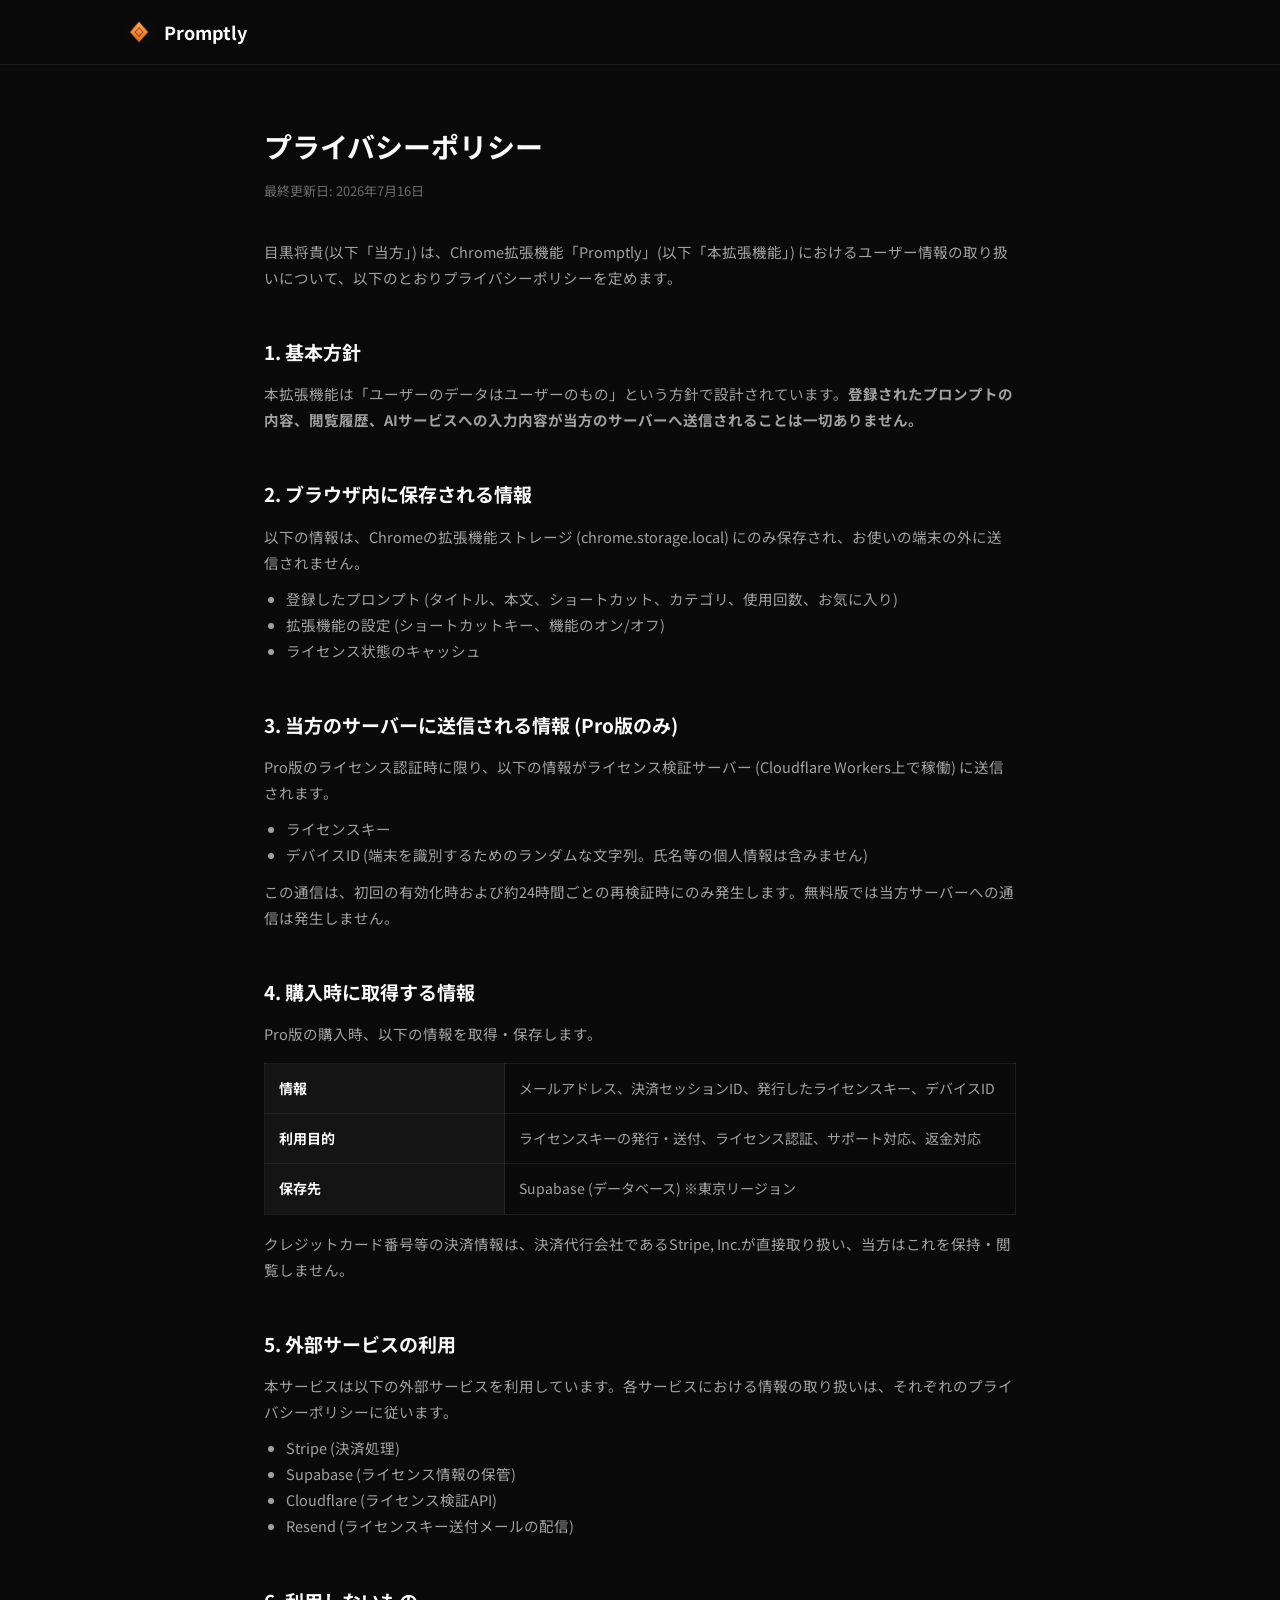
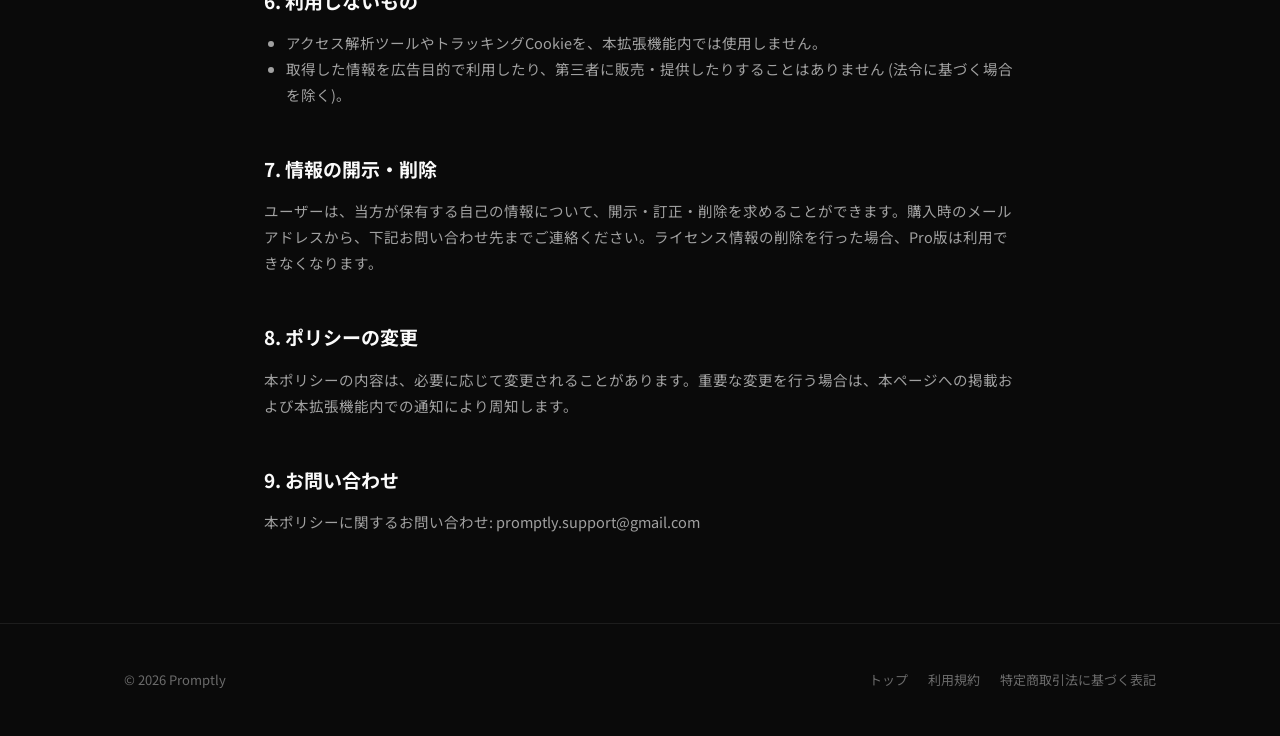
<file: legal/privacy.html>
<!DOCTYPE html>
<html lang="ja">
<head>
<meta charset="UTF-8">
<meta name="viewport" content="width=device-width, initial-scale=1">
<title>プライバシーポリシー | Promptly</title>
<meta name="robots" content="noindex">
<link rel="icon" type="image/png" sizes="32x32" href="../assets/icon-32.png">
<link href="https://fonts.googleapis.com/css2?family=Noto+Sans+JP:wght@400;500;700&display=swap" rel="stylesheet">
<link rel="stylesheet" href="../style.css">
</head>
<body>
<header class="site">
  <div class="container inner">
    <a class="brand" href="../index.html"><img src="../assets/icon-128.png" alt="Promptly">Promptly</a>
  </div>
</header>

<main class="legal">
<h1>プライバシーポリシー</h1>
<p class="updated">最終更新日: 2026年7月16日</p>

<p>目黒将貴(以下「当方」) は、Chrome拡張機能「Promptly」(以下「本拡張機能」) におけるユーザー情報の取り扱いについて、以下のとおりプライバシーポリシーを定めます。</p>

<h2>1. 基本方針</h2>
<p>本拡張機能は「ユーザーのデータはユーザーのもの」という方針で設計されています。<strong>登録されたプロンプトの内容、閲覧履歴、AIサービスへの入力内容が当方のサーバーへ送信されることは一切ありません。</strong></p>

<h2>2. ブラウザ内に保存される情報</h2>
<p>以下の情報は、Chromeの拡張機能ストレージ (chrome.storage.local) にのみ保存され、お使いの端末の外に送信されません。</p>
<ul>
  <li>登録したプロンプト (タイトル、本文、ショートカット、カテゴリ、使用回数、お気に入り)</li>
  <li>拡張機能の設定 (ショートカットキー、機能のオン/オフ)</li>
  <li>ライセンス状態のキャッシュ</li>
</ul>

<h2>3. 当方のサーバーに送信される情報 (Pro版のみ)</h2>
<p>Pro版のライセンス認証時に限り、以下の情報がライセンス検証サーバー (Cloudflare Workers上で稼働) に送信されます。</p>
<ul>
  <li>ライセンスキー</li>
  <li>デバイスID (端末を識別するためのランダムな文字列。氏名等の個人情報は含みません)</li>
</ul>
<p>この通信は、初回の有効化時および約24時間ごとの再検証時にのみ発生します。無料版では当方サーバーへの通信は発生しません。</p>

<h2>4. 購入時に取得する情報</h2>
<p>Pro版の購入時、以下の情報を取得・保存します。</p>
<table>
  <tr><th>情報</th><td>メールアドレス、決済セッションID、発行したライセンスキー、デバイスID</td></tr>
  <tr><th>利用目的</th><td>ライセンスキーの発行・送付、ライセンス認証、サポート対応、返金対応</td></tr>
  <tr><th>保存先</th><td>Supabase (データベース) ※東京リージョン</td></tr>
</table>
<p>クレジットカード番号等の決済情報は、決済代行会社であるStripe, Inc.が直接取り扱い、当方はこれを保持・閲覧しません。</p>

<h2>5. 外部サービスの利用</h2>
<p>本サービスは以下の外部サービスを利用しています。各サービスにおける情報の取り扱いは、それぞれのプライバシーポリシーに従います。</p>
<ul>
  <li>Stripe (決済処理)</li>
  <li>Supabase (ライセンス情報の保管)</li>
  <li>Cloudflare (ライセンス検証API)</li>
  <li>Resend (ライセンスキー送付メールの配信)</li>
</ul>

<h2>6. 利用しないもの</h2>
<ul>
  <li>アクセス解析ツールやトラッキングCookieを、本拡張機能内では使用しません。</li>
  <li>取得した情報を広告目的で利用したり、第三者に販売・提供したりすることはありません (法令に基づく場合を除く)。</li>
</ul>

<h2>7. 情報の開示・削除</h2>
<p>ユーザーは、当方が保有する自己の情報について、開示・訂正・削除を求めることができます。購入時のメールアドレスから、下記お問い合わせ先までご連絡ください。ライセンス情報の削除を行った場合、Pro版は利用できなくなります。</p>

<h2>8. ポリシーの変更</h2>
<p>本ポリシーの内容は、必要に応じて変更されることがあります。重要な変更を行う場合は、本ページへの掲載および本拡張機能内での通知により周知します。</p>

<h2>9. お問い合わせ</h2>
<p>本ポリシーに関するお問い合わせ: promptly.support@gmail.com</p>
</main>

<footer class="site">
  <div class="container cols">
    <div>&copy; 2026 Promptly</div>
    <div class="links">
      <a href="../index.html">トップ</a>
      <a href="./terms.html">利用規約</a>
      <a href="./tokushoho.html">特定商取引法に基づく表記</a>
    </div>
  </div>
</footer>
</body>
</html>
</file>
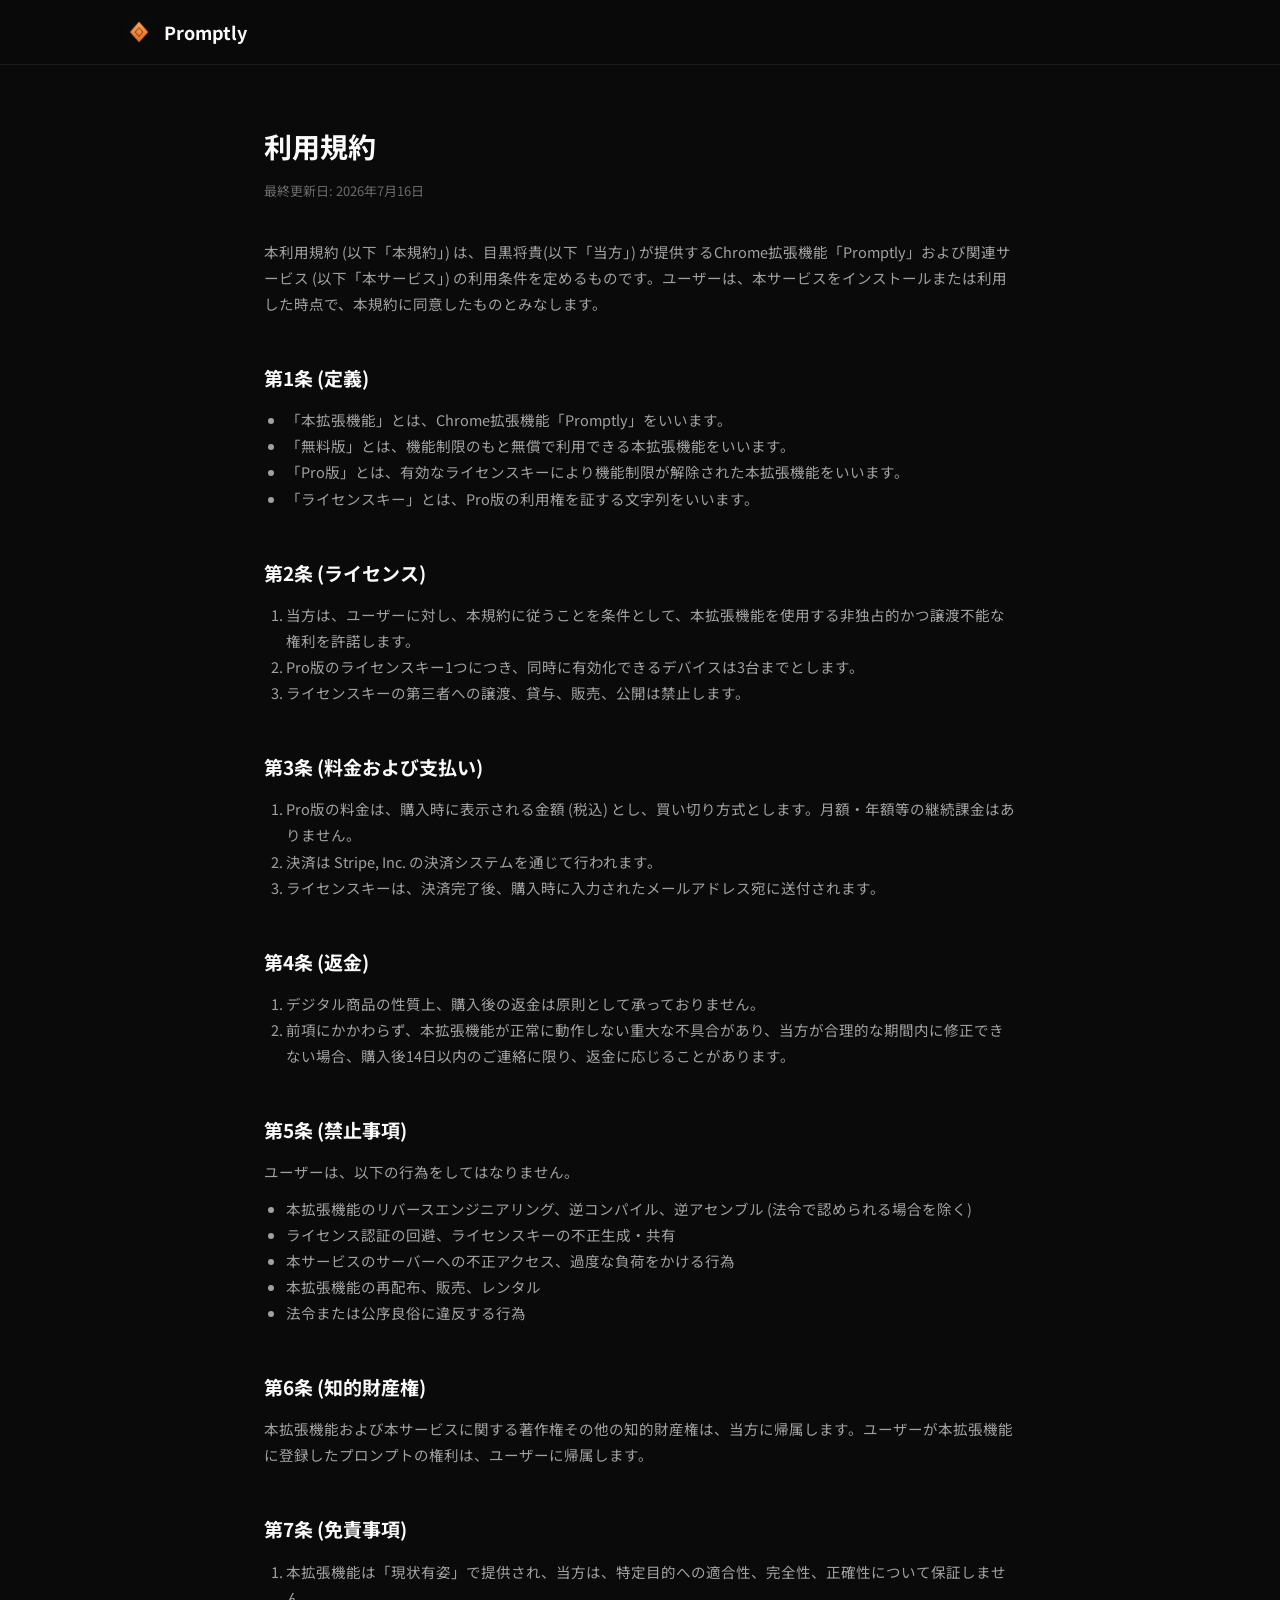
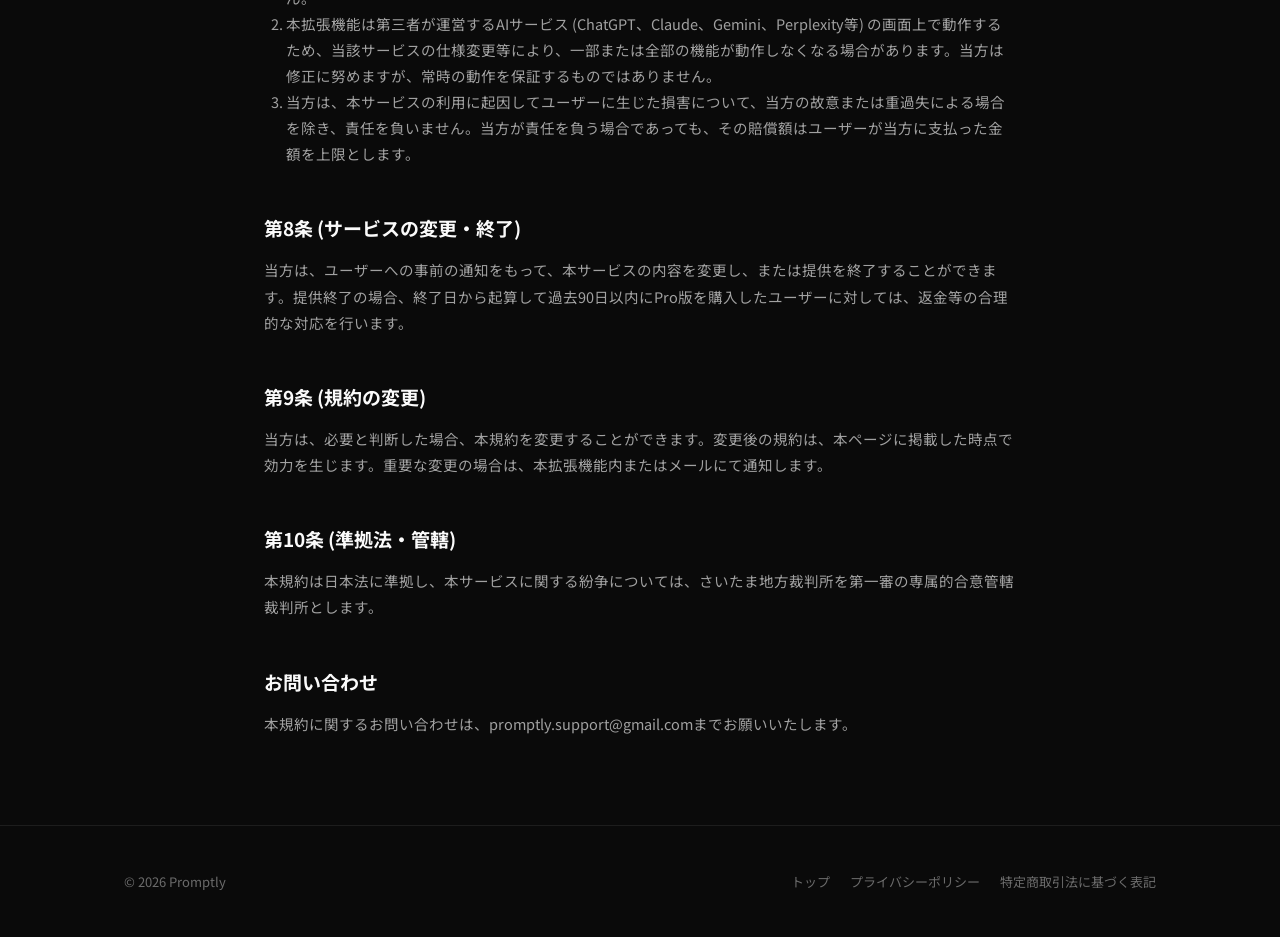
<file: legal/terms.html>
<!DOCTYPE html>
<html lang="ja">
<head>
<meta charset="UTF-8">
<meta name="viewport" content="width=device-width, initial-scale=1">
<title>利用規約 | Promptly</title>
<meta name="robots" content="noindex">
<link rel="icon" type="image/png" sizes="32x32" href="../assets/icon-32.png">
<link href="https://fonts.googleapis.com/css2?family=Noto+Sans+JP:wght@400;500;700&display=swap" rel="stylesheet">
<link rel="stylesheet" href="../style.css">
</head>
<body>
<header class="site">
  <div class="container inner">
    <a class="brand" href="../index.html"><img src="../assets/icon-128.png" alt="Promptly">Promptly</a>
  </div>
</header>

<main class="legal">
<h1>利用規約</h1>
<p class="updated">最終更新日: 2026年7月16日</p>

<p>本利用規約 (以下「本規約」) は、目黒将貴(以下「当方」) が提供するChrome拡張機能「Promptly」および関連サービス (以下「本サービス」) の利用条件を定めるものです。ユーザーは、本サービスをインストールまたは利用した時点で、本規約に同意したものとみなします。</p>

<h2>第1条 (定義)</h2>
<ul>
  <li>「本拡張機能」とは、Chrome拡張機能「Promptly」をいいます。</li>
  <li>「無料版」とは、機能制限のもと無償で利用できる本拡張機能をいいます。</li>
  <li>「Pro版」とは、有効なライセンスキーにより機能制限が解除された本拡張機能をいいます。</li>
  <li>「ライセンスキー」とは、Pro版の利用権を証する文字列をいいます。</li>
</ul>

<h2>第2条 (ライセンス)</h2>
<ol>
  <li>当方は、ユーザーに対し、本規約に従うことを条件として、本拡張機能を使用する非独占的かつ譲渡不能な権利を許諾します。</li>
  <li>Pro版のライセンスキー1つにつき、同時に有効化できるデバイスは3台までとします。</li>
  <li>ライセンスキーの第三者への譲渡、貸与、販売、公開は禁止します。</li>
</ol>

<h2>第3条 (料金および支払い)</h2>
<ol>
  <li>Pro版の料金は、購入時に表示される金額 (税込) とし、買い切り方式とします。月額・年額等の継続課金はありません。</li>
  <li>決済は Stripe, Inc. の決済システムを通じて行われます。</li>
  <li>ライセンスキーは、決済完了後、購入時に入力されたメールアドレス宛に送付されます。</li>
</ol>

<h2>第4条 (返金)</h2>
<ol>
  <li>デジタル商品の性質上、購入後の返金は原則として承っておりません。</li>
  <li>前項にかかわらず、本拡張機能が正常に動作しない重大な不具合があり、当方が合理的な期間内に修正できない場合、購入後14日以内のご連絡に限り、返金に応じることがあります。</li>
</ol>

<h2>第5条 (禁止事項)</h2>
<p>ユーザーは、以下の行為をしてはなりません。</p>
<ul>
  <li>本拡張機能のリバースエンジニアリング、逆コンパイル、逆アセンブル (法令で認められる場合を除く)</li>
  <li>ライセンス認証の回避、ライセンスキーの不正生成・共有</li>
  <li>本サービスのサーバーへの不正アクセス、過度な負荷をかける行為</li>
  <li>本拡張機能の再配布、販売、レンタル</li>
  <li>法令または公序良俗に違反する行為</li>
</ul>

<h2>第6条 (知的財産権)</h2>
<p>本拡張機能および本サービスに関する著作権その他の知的財産権は、当方に帰属します。ユーザーが本拡張機能に登録したプロンプトの権利は、ユーザーに帰属します。</p>

<h2>第7条 (免責事項)</h2>
<ol>
  <li>本拡張機能は「現状有姿」で提供され、当方は、特定目的への適合性、完全性、正確性について保証しません。</li>
  <li>本拡張機能は第三者が運営するAIサービス (ChatGPT、Claude、Gemini、Perplexity等) の画面上で動作するため、当該サービスの仕様変更等により、一部または全部の機能が動作しなくなる場合があります。当方は修正に努めますが、常時の動作を保証するものではありません。</li>
  <li>当方は、本サービスの利用に起因してユーザーに生じた損害について、当方の故意または重過失による場合を除き、責任を負いません。当方が責任を負う場合であっても、その賠償額はユーザーが当方に支払った金額を上限とします。</li>
</ol>

<h2>第8条 (サービスの変更・終了)</h2>
<p>当方は、ユーザーへの事前の通知をもって、本サービスの内容を変更し、または提供を終了することができます。提供終了の場合、終了日から起算して過去90日以内にPro版を購入したユーザーに対しては、返金等の合理的な対応を行います。</p>

<h2>第9条 (規約の変更)</h2>
<p>当方は、必要と判断した場合、本規約を変更することができます。変更後の規約は、本ページに掲載した時点で効力を生じます。重要な変更の場合は、本拡張機能内またはメールにて通知します。</p>

<h2>第10条 (準拠法・管轄)</h2>
<p>本規約は日本法に準拠し、本サービスに関する紛争については、さいたま地方裁判所を第一審の専属的合意管轄裁判所とします。</p>

<h2>お問い合わせ</h2>
<p>本規約に関するお問い合わせは、promptly.support@gmail.comまでお願いいたします。</p>
</main>

<footer class="site">
  <div class="container cols">
    <div>&copy; 2026 Promptly</div>
    <div class="links">
      <a href="../index.html">トップ</a>
      <a href="./privacy.html">プライバシーポリシー</a>
      <a href="./tokushoho.html">特定商取引法に基づく表記</a>
    </div>
  </div>
</footer>
</body>
</html>
</file>
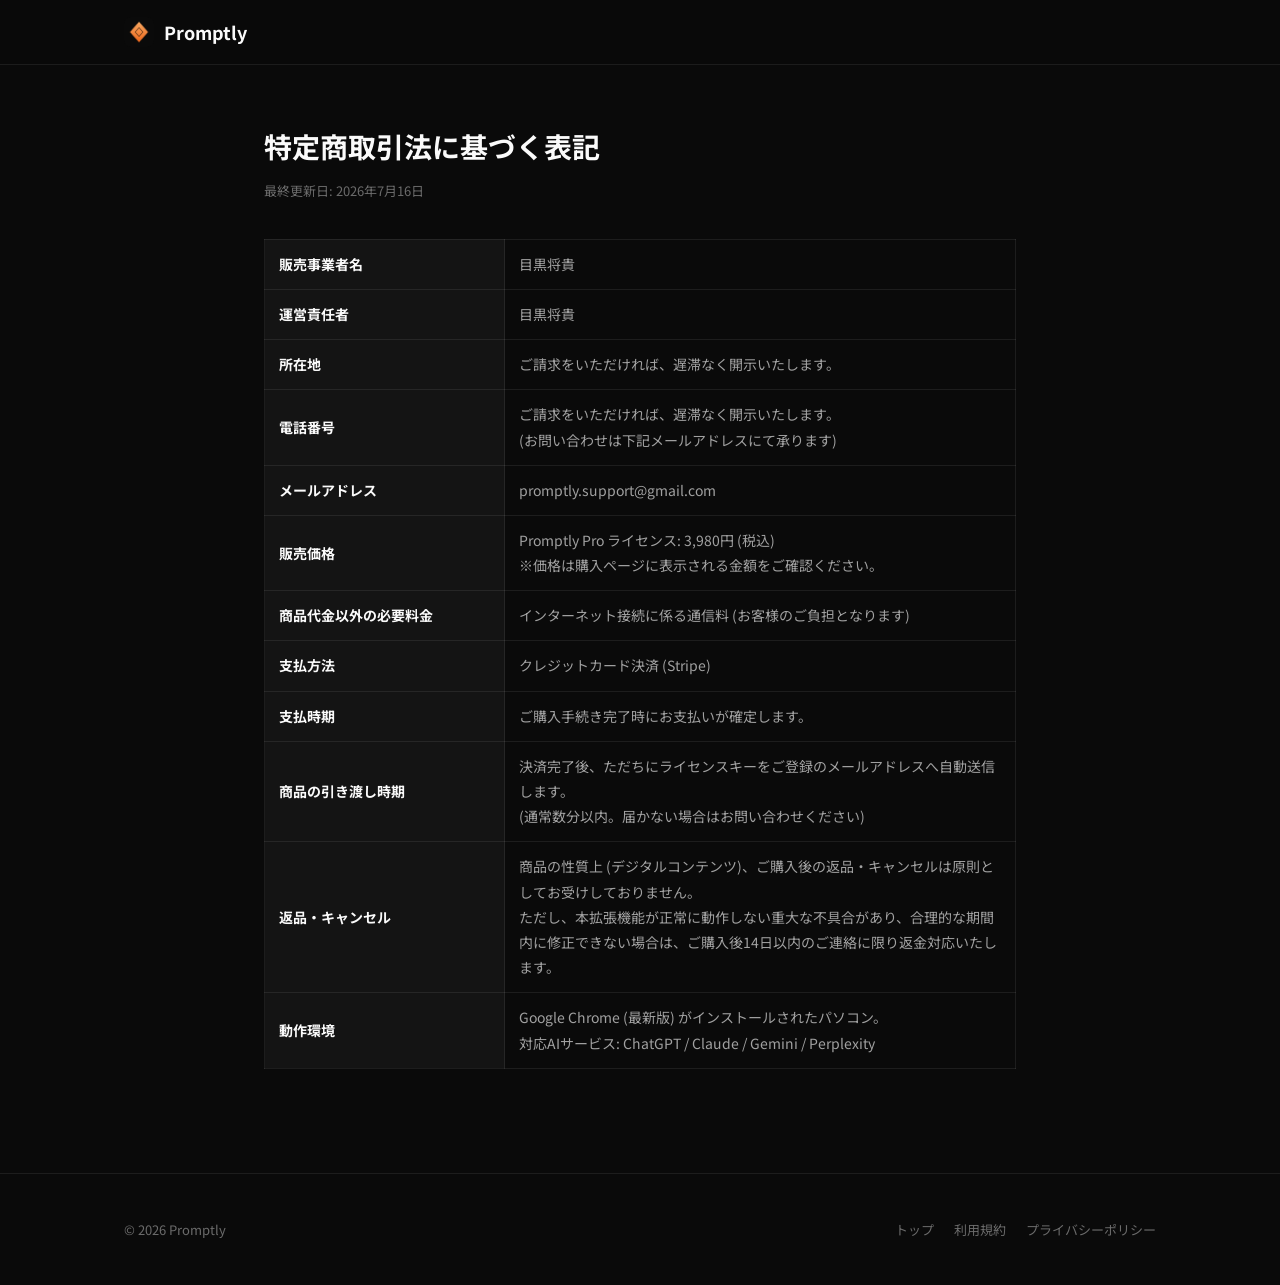
<file: legal/tokushoho.html>
<!DOCTYPE html>
<html lang="ja">
<head>
<meta charset="UTF-8">
<meta name="viewport" content="width=device-width, initial-scale=1">
<title>特定商取引法に基づく表記 | Promptly</title>
<meta name="robots" content="noindex">
<link rel="icon" type="image/png" sizes="32x32" href="../assets/icon-32.png">
<link href="https://fonts.googleapis.com/css2?family=Noto+Sans+JP:wght@400;500;700&display=swap" rel="stylesheet">
<link rel="stylesheet" href="../style.css">
</head>
<body>
<header class="site">
  <div class="container inner">
    <a class="brand" href="../index.html"><img src="../assets/icon-128.png" alt="Promptly">Promptly</a>
  </div>
</header>

<main class="legal">
<h1>特定商取引法に基づく表記</h1>
<p class="updated">最終更新日: 2026年7月16日</p>

<table>
  <tr>
    <th>販売事業者名</th>
    <td>目黒将貴</td>
  </tr>
  <tr>
    <th>運営責任者</th>
    <td>目黒将貴</td>
  </tr>
  <tr>
    <th>所在地</th>
    <td>ご請求をいただければ、遅滞なく開示いたします。</td>
  </tr>
  <tr>
    <th>電話番号</th>
    <td>ご請求をいただければ、遅滞なく開示いたします。<br>(お問い合わせは下記メールアドレスにて承ります)</td>
  </tr>
  <tr>
    <th>メールアドレス</th>
    <td>promptly.support@gmail.com</td>
  </tr>
  <tr>
    <th>販売価格</th>
    <td>Promptly Pro ライセンス: 3,980円 (税込)<br>※価格は購入ページに表示される金額をご確認ください。</td>
  </tr>
  <tr>
    <th>商品代金以外の必要料金</th>
    <td>インターネット接続に係る通信料 (お客様のご負担となります)</td>
  </tr>
  <tr>
    <th>支払方法</th>
    <td>クレジットカード決済 (Stripe)</td>
  </tr>
  <tr>
    <th>支払時期</th>
    <td>ご購入手続き完了時にお支払いが確定します。</td>
  </tr>
  <tr>
    <th>商品の引き渡し時期</th>
    <td>決済完了後、ただちにライセンスキーをご登録のメールアドレスへ自動送信します。<br>(通常数分以内。届かない場合はお問い合わせください)</td>
  </tr>
  <tr>
    <th>返品・キャンセル</th>
    <td>商品の性質上 (デジタルコンテンツ)、ご購入後の返品・キャンセルは原則としてお受けしておりません。<br>ただし、本拡張機能が正常に動作しない重大な不具合があり、合理的な期間内に修正できない場合は、ご購入後14日以内のご連絡に限り返金対応いたします。</td>
  </tr>
  <tr>
    <th>動作環境</th>
    <td>Google Chrome (最新版) がインストールされたパソコン。<br>対応AIサービス: ChatGPT / Claude / Gemini / Perplexity</td>
  </tr>
</table>
</main>

<footer class="site">
  <div class="container cols">
    <div>&copy; 2026 Promptly</div>
    <div class="links">
      <a href="../index.html">トップ</a>
      <a href="./terms.html">利用規約</a>
      <a href="./privacy.html">プライバシーポリシー</a>
    </div>
  </div>
</footer>
</body>
</html>
</file>
<file: style.css>
/* ============================================================
   Promptly LP — 共通スタイル
   ブランド: bg #0a0a0a / card #141414 / accent #fb923c
   ============================================================ */
:root {
  --bg: #0a0a0a;
  --bg2: #101010;
  --card: #141414;
  --hover: #1c1c1c;
  --border: rgba(255, 255, 255, 0.08);
  --text: #fafafa;
  --muted: #a1a1a1;
  --dim: #6b6b6b;
  --accent: #fb923c;
  --accent-dark: #ea580c;
  --accent-ink: #1a0a00;
  --radius: 14px;
  --maxw: 1080px;
}

* { box-sizing: border-box; margin: 0; padding: 0; }

html { scroll-behavior: smooth; }

body {
  background: var(--bg);
  color: var(--text);
  font-family: "Noto Sans JP", system-ui, -apple-system, "Segoe UI", sans-serif;
  line-height: 1.8;
  -webkit-font-smoothing: antialiased;
}

img { max-width: 100%; display: block; }
a { color: var(--accent); text-decoration: none; }
a:hover { opacity: 0.85; }

.container { max-width: var(--maxw); margin: 0 auto; padding: 0 24px; }

/* ---------- ヘッダー ---------- */
header.site {
  position: sticky; top: 0; z-index: 50;
  background: rgba(10, 10, 10, 0.85);
  backdrop-filter: blur(10px);
  border-bottom: 1px solid var(--border);
}
header.site .inner {
  display: flex; align-items: center; justify-content: space-between;
  height: 64px;
}
.brand { display: flex; align-items: center; gap: 10px; color: var(--text); font-weight: 700; font-size: 18px; }
.brand img { width: 30px; height: 30px; border-radius: 7px; }
nav.main { display: flex; gap: 26px; align-items: center; }
nav.main a { color: var(--muted); font-size: 14px; }
nav.main a:hover { color: var(--text); opacity: 1; }

.btn {
  display: inline-flex; align-items: center; justify-content: center; gap: 8px;
  padding: 12px 24px; border-radius: 10px; font-weight: 700; font-size: 15px;
  cursor: pointer; border: none; transition: all .15s ease;
}
.btn-primary { background: var(--accent); color: var(--accent-ink); }
.btn-primary:hover { background: var(--accent-dark); color: #fff; opacity: 1; }
.btn-ghost { background: transparent; color: var(--text); border: 1px solid var(--border); }
.btn-ghost:hover { border-color: var(--accent); color: var(--accent); opacity: 1; }
.btn-sm { padding: 9px 18px; font-size: 13px; }

/* ---------- ヒーロー ---------- */
.hero {
  padding: 96px 0 64px;
  text-align: center;
  background:
    radial-gradient(ellipse 60% 40% at 50% 0%, rgba(251,146,60,.10), transparent 70%);
}
.hero .eyebrow {
  display: inline-flex; align-items: center; gap: 8px;
  font-size: 13px; color: var(--accent);
  border: 1px solid rgba(251,146,60,.35); border-radius: 999px;
  padding: 6px 16px; margin-bottom: 28px; background: rgba(251,146,60,.06);
}
.hero h1 { font-size: clamp(34px, 6vw, 60px); line-height: 1.25; letter-spacing: .01em; }
.hero h1 .ac { color: var(--accent); }
.hero p.lead { color: var(--muted); font-size: clamp(15px, 2.2vw, 18px); margin: 22px auto 0; max-width: 640px; }
.hero .cta { display: flex; gap: 14px; justify-content: center; margin-top: 36px; flex-wrap: wrap; }
.hero .note { color: var(--dim); font-size: 12px; margin-top: 14px; }

kbd.k {
  font-family: ui-monospace, "Cascadia Code", monospace;
  background: #0d0d0d; border: 1px solid var(--border); border-bottom-width: 2px;
  border-radius: 6px; padding: 2px 8px; font-size: .85em; color: var(--text);
}

/* ---------- パレットモック ---------- */
.mock-wrap { margin: 64px auto 0; max-width: 760px; position: relative; }
.mock-glow {
  position: absolute; inset: -40px -60px; z-index: 0;
  background: radial-gradient(ellipse at center, rgba(251,146,60,.14), transparent 65%);
  pointer-events: none;
}
.palette {
  position: relative; z-index: 1;
  background: #141414; border: 1px solid rgba(255,255,255,.1); border-radius: 16px;
  box-shadow: 0 32px 80px rgba(0,0,0,.65);
  text-align: left; overflow: hidden;
  font-size: 14px;
}
.palette .p-search {
  display: flex; align-items: center; gap: 12px;
  padding: 16px 20px; border-bottom: 1px solid rgba(255,255,255,.06);
  color: var(--dim);
}
.palette .p-search .q { color: var(--text); }
.palette .p-search .caret { display: inline-block; width: 2px; height: 18px; background: var(--accent); animation: blink 1.1s steps(1) infinite; }
@keyframes blink { 50% { opacity: 0; } }
.palette .p-esc { margin-left: auto; font-size: 11px; color: var(--dim); border: 1px solid var(--border); border-radius: 4px; padding: 2px 6px; font-family: monospace; }
.palette ul { list-style: none; padding: 8px; }
.palette li {
  display: flex; align-items: center; gap: 12px;
  padding: 10px 12px; border-radius: 8px; color: var(--muted);
}
.palette li .ico {
  width: 32px; height: 32px; border-radius: 7px; background: #0a0a0a;
  display: flex; align-items: center; justify-content: center;
  color: var(--dim); font-weight: 700; flex-shrink: 0;
}
.palette li.sel { background: rgba(251,146,60,.14); }
.palette li.sel .ico { background: var(--accent); color: var(--accent-ink); }
.palette li .t { color: var(--text); font-weight: 500; }
.palette li .s {
  font-size: 10px; color: var(--accent); background: rgba(251,146,60,.14);
  border-radius: 4px; padding: 1px 6px; font-family: monospace;
}
.palette li .b { font-size: 11px; color: var(--dim); overflow: hidden; text-overflow: ellipsis; white-space: nowrap; }
.palette li .enter { margin-left: auto; color: var(--accent); font-family: monospace; font-size: 11px; }
.palette .p-foot {
  display: flex; justify-content: space-between; padding: 10px 16px;
  border-top: 1px solid rgba(255,255,255,.06); background: rgba(0,0,0,.25);
  font-size: 11px; color: var(--dim);
}
.palette .p-foot .mark { color: var(--accent); font-weight: 700; }

/* ---------- セクション共通 ---------- */
section.block { padding: 88px 0; }
section.block.alt { background: var(--bg2); border-top: 1px solid var(--border); border-bottom: 1px solid var(--border); }
.sec-head { text-align: center; margin-bottom: 52px; }
.sec-head .tag { color: var(--accent); font-size: 13px; font-weight: 700; letter-spacing: .12em; }
.sec-head h2 { font-size: clamp(26px, 4vw, 38px); margin-top: 10px; }
.sec-head p { color: var(--muted); margin-top: 12px; }

/* ---------- 機能グリッド ---------- */
.grid { display: grid; gap: 20px; }
.grid.cols3 { grid-template-columns: repeat(3, 1fr); }
.card {
  background: var(--card); border: 1px solid var(--border); border-radius: var(--radius);
  padding: 26px;
}
.card .ic { font-size: 26px; }
.card h3 { font-size: 17px; margin: 14px 0 8px; }
.card p { color: var(--muted); font-size: 14px; }
.card .hint { margin-top: 12px; font-size: 12px; color: var(--dim); }

/* ---------- 使い方 ---------- */
.steps { display: grid; grid-template-columns: repeat(3, 1fr); gap: 20px; counter-reset: step; }
.step {
  background: var(--card); border: 1px solid var(--border); border-radius: var(--radius);
  padding: 28px 24px; position: relative;
}
.step::before {
  counter-increment: step; content: counter(step);
  position: absolute; top: -16px; left: 24px;
  width: 34px; height: 34px; border-radius: 50%;
  background: var(--accent); color: var(--accent-ink);
  display: flex; align-items: center; justify-content: center; font-weight: 800;
}
.step h3 { font-size: 16px; margin: 6px 0 8px; }
.step p { color: var(--muted); font-size: 14px; }

/* ---------- 料金 ---------- */
.pricing { display: grid; grid-template-columns: repeat(2, minmax(0, 420px)); gap: 24px; justify-content: center; }
.plan {
  background: var(--card); border: 1px solid var(--border); border-radius: 18px; padding: 34px 30px;
  display: flex; flex-direction: column;
}
.plan.pro { border-color: rgba(251,146,60,.5); position: relative; box-shadow: 0 0 60px rgba(251,146,60,.08); }
.plan.pro .ribbon {
  position: absolute; top: -13px; left: 50%; transform: translateX(-50%);
  background: var(--accent); color: var(--accent-ink);
  font-size: 12px; font-weight: 800; border-radius: 999px; padding: 4px 16px;
}
.plan h3 { font-size: 18px; }
.plan .price { font-size: 40px; font-weight: 800; margin: 14px 0 2px; }
.plan .price small { font-size: 14px; color: var(--dim); font-weight: 400; }
.plan .per { color: var(--dim); font-size: 12px; margin-bottom: 20px; }
.plan ul { list-style: none; margin: 0 0 26px; }
.plan li { padding: 7px 0; color: var(--muted); font-size: 14px; display: flex; gap: 10px; }
.plan li::before { content: "✓"; color: var(--accent); font-weight: 700; }
.plan li.no { color: var(--dim); }
.plan li.no::before { content: "—"; color: var(--dim); }
.plan .btn { margin-top: auto; width: 100%; }

/* ---------- FAQ ---------- */
.faq { max-width: 760px; margin: 0 auto; }
.faq details {
  background: var(--card); border: 1px solid var(--border); border-radius: 12px;
  margin-bottom: 12px; overflow: hidden;
}
.faq summary {
  cursor: pointer; padding: 18px 22px; font-weight: 600; font-size: 15px;
  list-style: none; display: flex; justify-content: space-between; align-items: center;
}
.faq summary::-webkit-details-marker { display: none; }
.faq summary::after { content: "+"; color: var(--accent); font-size: 20px; font-weight: 400; }
.faq details[open] summary::after { content: "−"; }
.faq .a { padding: 0 22px 18px; color: var(--muted); font-size: 14px; }

/* ---------- CTAバンド ---------- */
.cta-band {
  text-align: center; padding: 80px 24px;
  background:
    radial-gradient(ellipse 50% 60% at 50% 100%, rgba(251,146,60,.12), transparent 70%);
}
.cta-band h2 { font-size: clamp(24px, 4vw, 34px); }
.cta-band p { color: var(--muted); margin-top: 10px; }
.cta-band .cta { margin-top: 28px; display: flex; gap: 14px; justify-content: center; flex-wrap: wrap; }

/* ---------- フッター ---------- */
footer.site {
  border-top: 1px solid var(--border); padding: 44px 0; color: var(--dim); font-size: 13px;
}
footer.site .cols { display: flex; justify-content: space-between; gap: 24px; flex-wrap: wrap; }
footer.site a { color: var(--dim); }
footer.site a:hover { color: var(--accent); }
footer.site .links { display: flex; gap: 20px; flex-wrap: wrap; }

/* ---------- 法務ページ ---------- */
.legal { max-width: 800px; margin: 0 auto; padding: 56px 24px 88px; }
.legal h1 { font-size: 28px; margin-bottom: 8px; }
.legal .updated { color: var(--dim); font-size: 13px; margin-bottom: 36px; }
.legal h2 { font-size: 19px; margin: 36px 0 12px; padding-top: 8px; }
.legal p, .legal li { color: var(--muted); font-size: 14.5px; }
.legal ul, .legal ol { padding-left: 22px; margin: 10px 0; }
.legal table { width: 100%; border-collapse: collapse; margin: 16px 0; }
.legal th, .legal td { border: 1px solid var(--border); padding: 12px 14px; text-align: left; font-size: 14px; }
.legal th { background: var(--card); color: var(--text); width: 32%; }
.legal td { color: var(--muted); }

/* ---------- レスポンシブ ---------- */
@media (max-width: 900px) {
  .grid.cols3 { grid-template-columns: 1fr; }
  .steps { grid-template-columns: 1fr; margin-top: 20px; }
  .step { margin-top: 10px; }
  .pricing { grid-template-columns: 1fr; }
  nav.main .hide-sp { display: none; }
}
</file>
